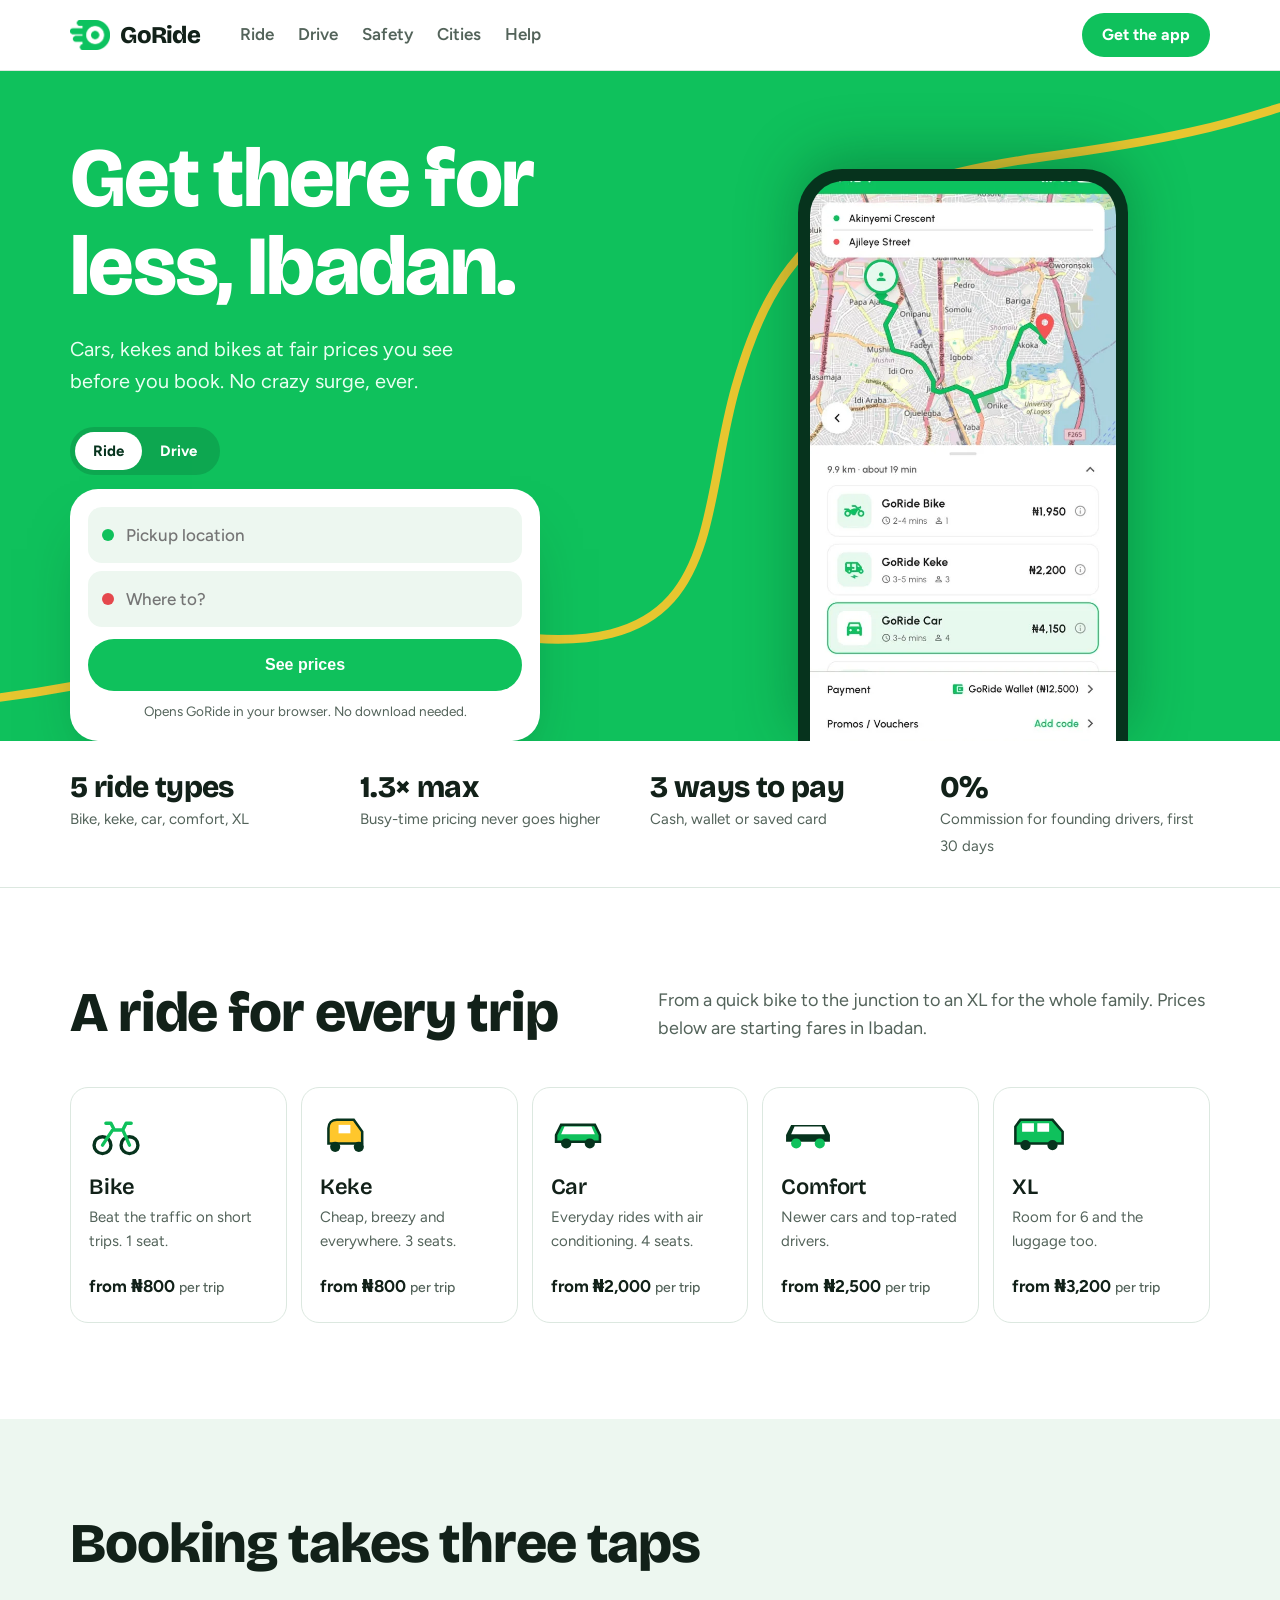
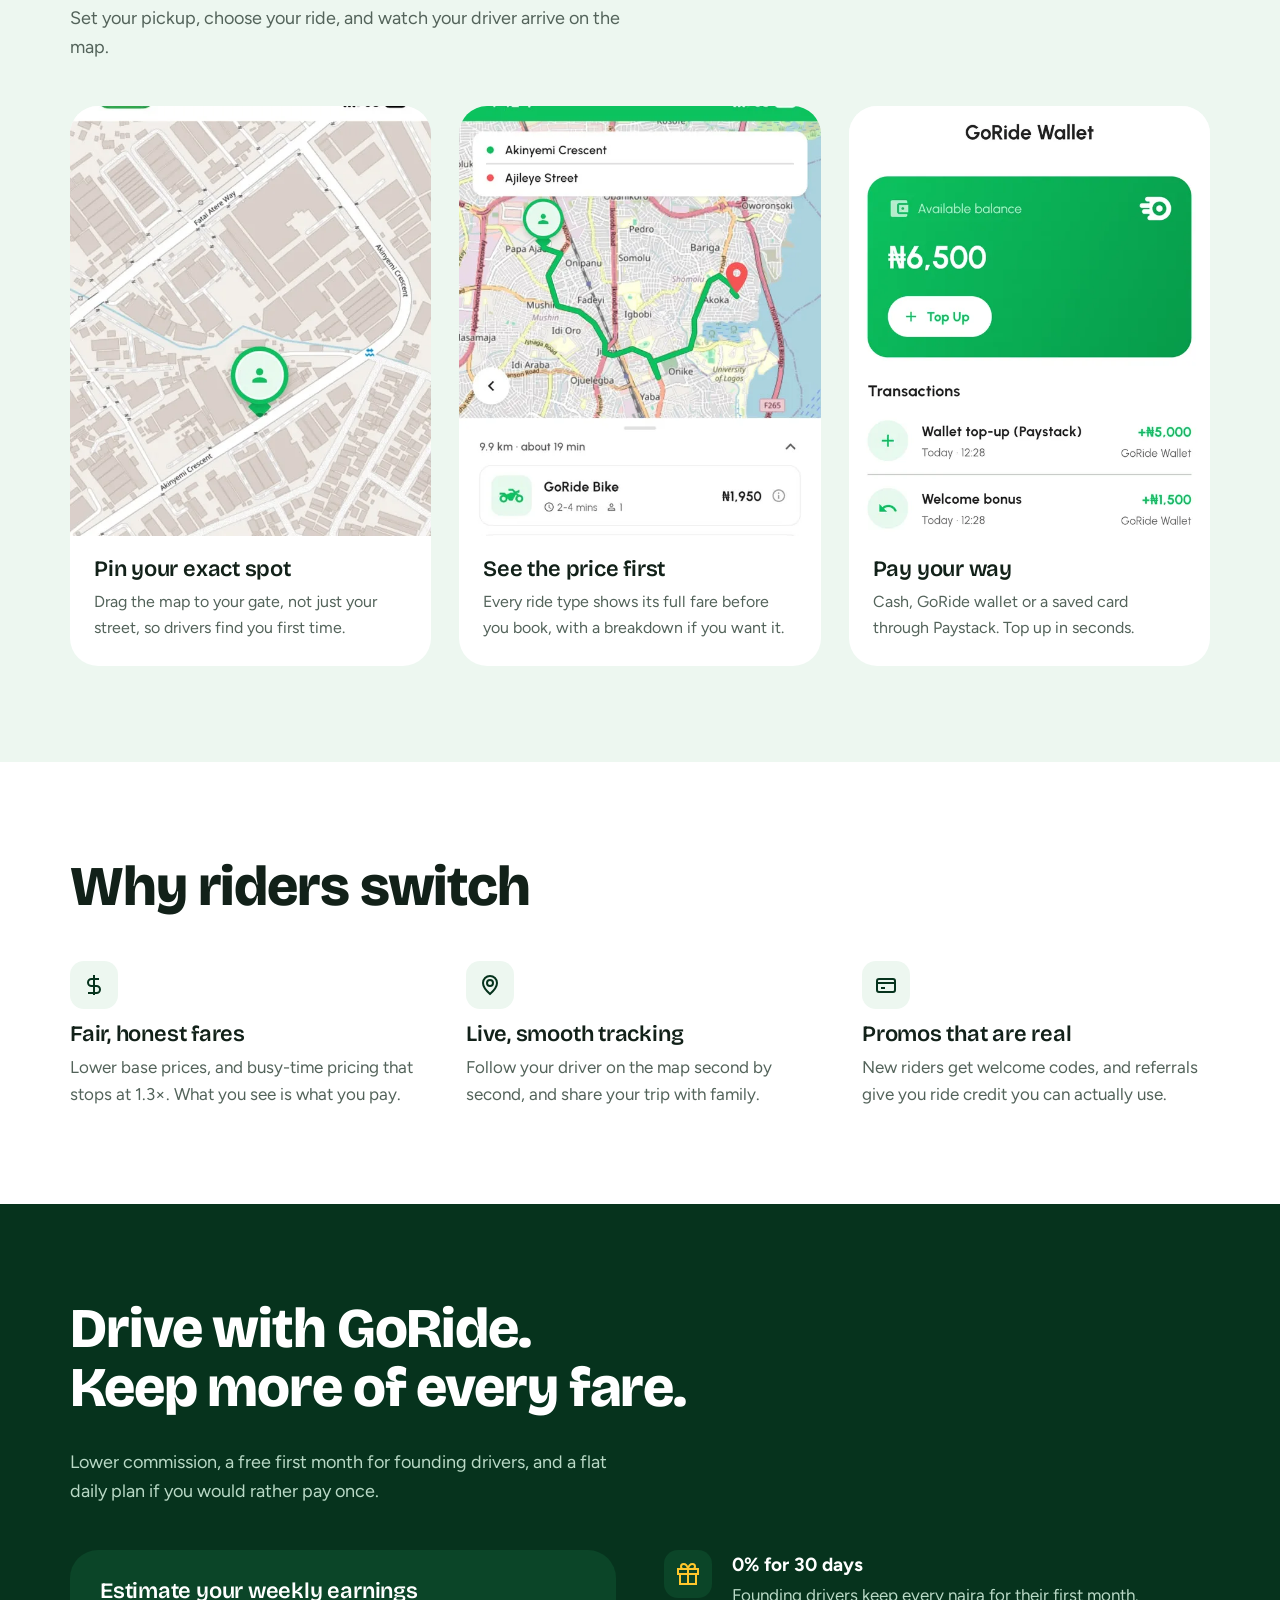
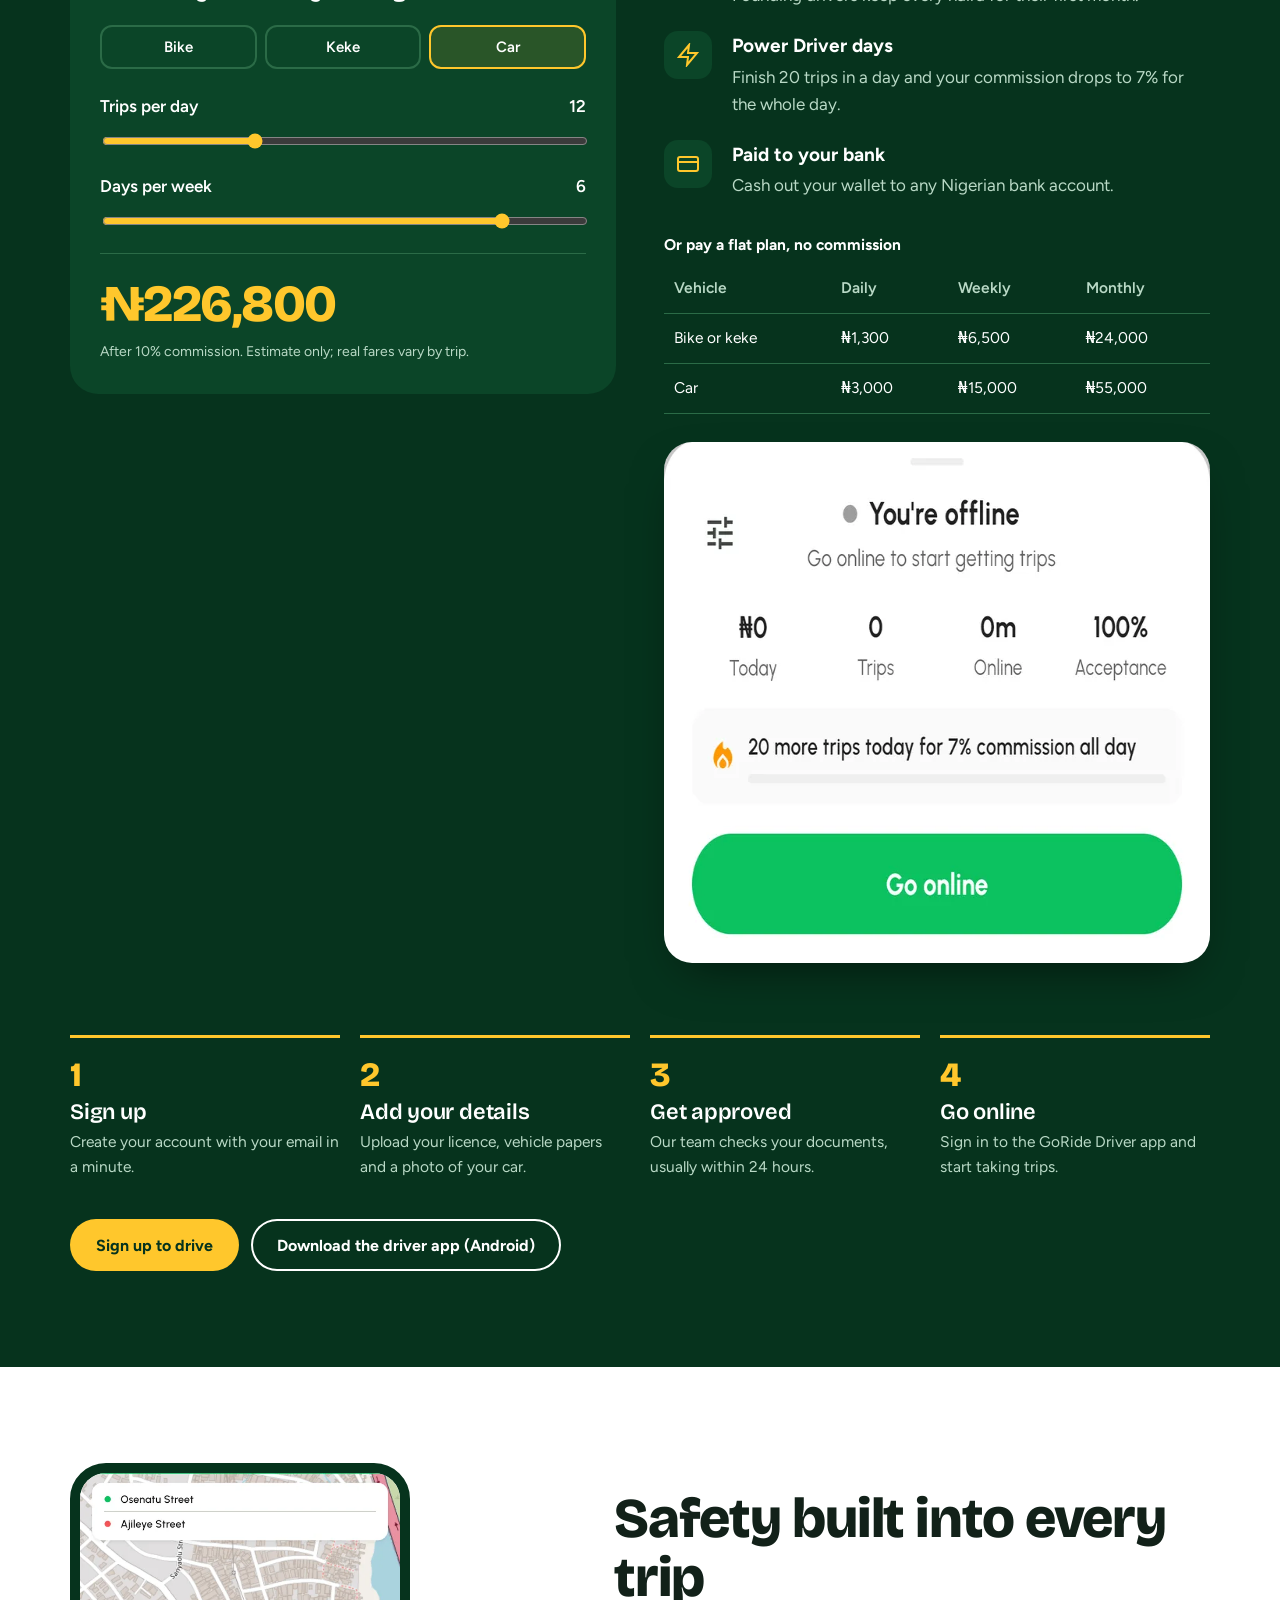
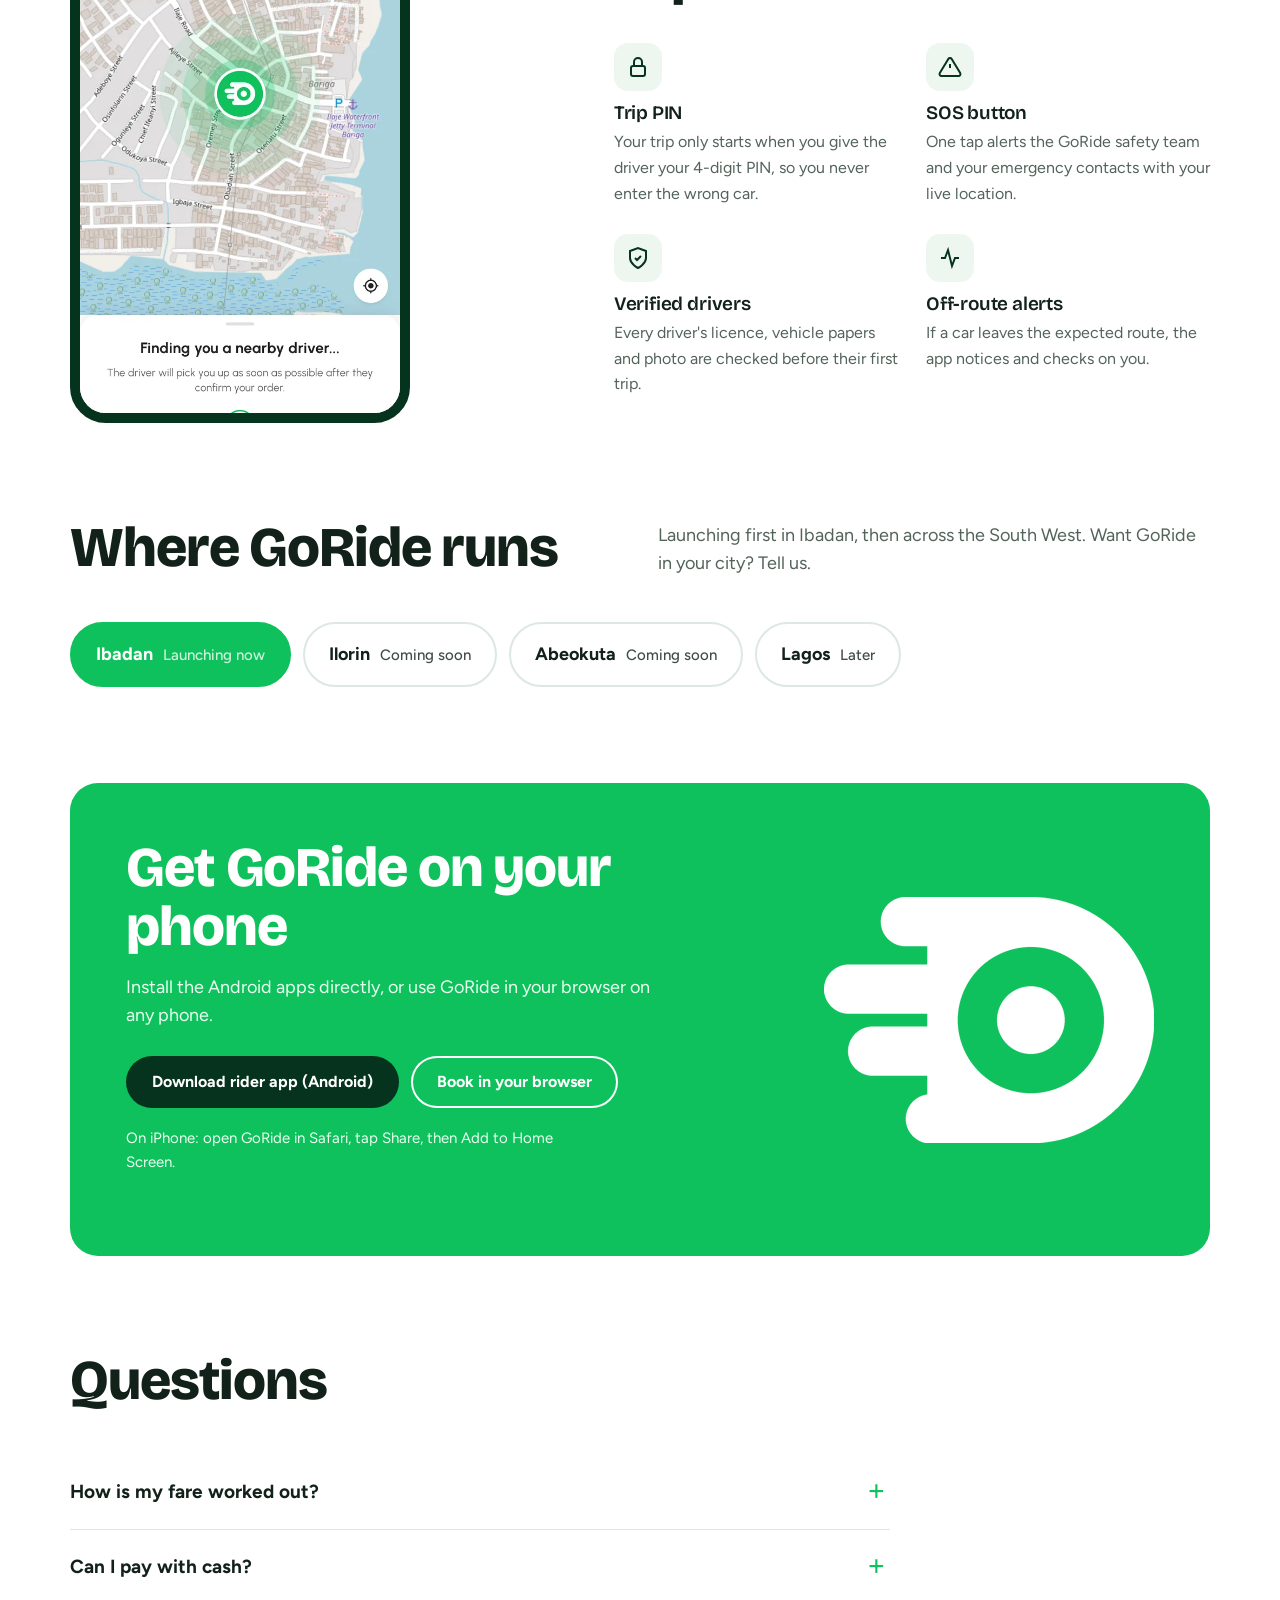
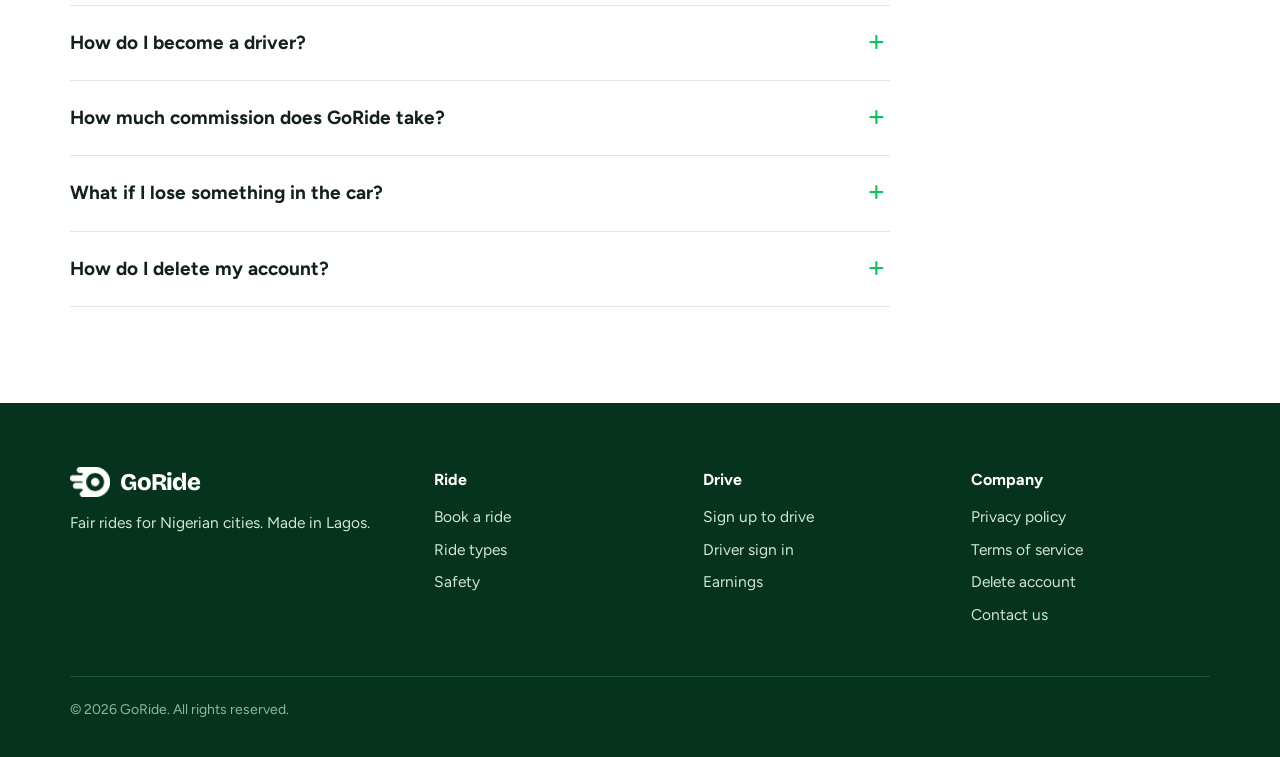
<file: website/index.html>
<!doctype html>
<html lang="en">
<head>
<meta charset="utf-8">
<meta name="viewport" content="width=device-width,initial-scale=1">
<title>GoRide: Rides in Ibadan</title>
<meta name="description" content="Book cars, kekes and bikes in Ibadan, Ilorin and Abeokuta. Fair prices, live tracking, trip PIN and SOS. Drive with GoRide and keep more of what you earn.">
<meta property="og:title" content="GoRide: Rides in Ibadan">
<meta property="og:description" content="Cars, kekes and bikes at fair prices. Drive with GoRide and keep more of what you earn.">
<meta property="og:image" content="img/ride-options.webp">
<meta name="theme-color" content="#0FC15C">
<link rel="icon" href="img/icon-192.png">
<link rel="preconnect" href="https://fonts.googleapis.com">
<link rel="preconnect" href="https://fonts.gstatic.com" crossorigin>
<link href="https://fonts.googleapis.com/css2?family=Bricolage+Grotesque:opsz,wght@12..96,600;12..96,800&family=Figtree:wght@400;500;600;700&display=swap" rel="stylesheet">
<style>
:root{
  --green:#0FC15C;      /* GoRide brand */
  --canopy:#06331D;     /* deep green for dark sections */
  --keke:#FFC72C;       /* keke yellow, used only for the route and driver highlights */
  --mist:#EDF7F0;       /* soft green surface */
  --paper:#FFFFFF;
  --ink:#122119;
  --muted:#53635A;
  --line:#DCE8E0;
  --r-lg:28px; --r-md:18px;
}
*{box-sizing:border-box}
html{scroll-behavior:smooth}
body{margin:0;background:var(--paper);color:var(--ink);font:400 17px/1.6 Figtree,system-ui,sans-serif;-webkit-font-smoothing:antialiased}
img{max-width:100%;display:block}
a{color:inherit}
h1,h2,h3{font-family:"Bricolage Grotesque",Figtree,sans-serif;line-height:1.05;margin:0;letter-spacing:-.02em}
h1{font-size:clamp(44px,7vw,84px);font-weight:800}
h2{font-size:clamp(34px,4.6vw,56px);font-weight:800}
h3{font-size:22px;font-weight:600;letter-spacing:-.01em}
p{margin:0}
.wrap{max-width:1180px;margin:0 auto;padding:0 20px}
.btn{display:inline-flex;align-items:center;justify-content:center;gap:8px;min-height:52px;padding:0 26px;border-radius:999px;font-weight:700;font-size:16px;text-decoration:none;border:0;cursor:pointer;transition:transform .15s ease,background .15s}
.btn:active{transform:scale(.97)}
.btn-green{background:var(--green);color:#fff}.btn-green:hover{background:#0aa94f}
.btn-dark{background:var(--canopy);color:#fff}
.btn-yellow{background:var(--keke);color:var(--canopy)}
.btn-ghost{background:transparent;color:inherit;box-shadow:inset 0 0 0 2px currentColor}
:focus-visible{outline:3px solid var(--keke);outline-offset:3px}

/* nav */
.nav{position:sticky;top:0;z-index:20;background:rgba(255,255,255,.92);backdrop-filter:saturate(1.4) blur(10px);border-bottom:1px solid var(--line)}
.nav .wrap{display:flex;align-items:center;gap:28px;height:70px}
.logo{display:flex;align-items:center;gap:10px;text-decoration:none;font:800 24px "Bricolage Grotesque",sans-serif;letter-spacing:-.03em}
.logo img{height:30px;width:auto}
.nav-links{display:flex;gap:24px;margin-left:12px}
.nav-links a{text-decoration:none;font-weight:600;color:var(--muted)}
.nav-links a:hover{color:var(--ink)}
.nav .btn{margin-left:auto;min-height:44px;padding:0 20px}
.menu{display:none;margin-left:auto;background:none;border:0;font:inherit;font-weight:700;cursor:pointer;padding:10px}
@media(max-width:860px){.nav-links{display:none}.nav .btn{display:none}.menu{display:block}
  .nav.open .nav-links{display:flex;position:absolute;top:70px;left:0;right:0;flex-direction:column;background:#fff;padding:12px 20px 20px;border-bottom:1px solid var(--line)}
  .nav.open .nav-links a{padding:10px 0;font-size:18px;color:var(--ink)}}

/* hero */
.hero{background:var(--green);color:#fff;overflow:hidden;position:relative}
.hero .wrap{display:grid;grid-template-columns:1.1fr .9fr;gap:40px;align-items:center;padding-top:64px;padding-bottom:0;min-height:640px}
.hero h1{max-width:12ch}
.hero .lead{font-size:20px;max-width:34ch;margin:22px 0 30px;color:#eafff2}
.tabs{display:inline-flex;background:rgba(6,51,29,.18);border-radius:999px;padding:5px;margin-bottom:14px}
.tabs button{border:0;background:none;color:#fff;font:700 15px Figtree;padding:10px 18px;border-radius:999px;cursor:pointer}
.tabs button[aria-selected="true"]{background:#fff;color:var(--canopy)}
.book{background:#fff;color:var(--ink);border-radius:var(--r-lg);padding:18px;max-width:470px;box-shadow:0 30px 60px -30px rgba(6,51,29,.55)}
.field{display:flex;align-items:center;gap:12px;padding:6px 6px 6px 14px;border-radius:14px;background:var(--mist)}
.field+.field{margin-top:8px}
.dot{width:12px;height:12px;border-radius:50%;flex:none}
.field input{flex:1;border:0;background:none;font:500 17px Figtree;padding:12px 0;color:var(--ink);min-width:0}
.field input:focus{outline:none}
.book .btn{width:100%;margin-top:12px}
.book small{display:block;margin-top:10px;color:var(--muted);font-size:13.5px;text-align:center}
.panel-drive{display:none}
.panel-drive p{font-size:16px;margin-bottom:6px}
.panel-drive ul{margin:10px 0 0;padding-left:20px;color:var(--muted);font-size:15.5px}
.hero .wrap>*{position:relative;z-index:1}
.hero-phone{position:relative;align-self:end;justify-self:center;width:min(330px,80vw)}
.route{position:absolute;left:0;top:0;width:100%;height:100%;pointer-events:none;z-index:0}
.route path{fill:none;stroke:var(--keke);stroke-width:9;opacity:.9;stroke-linecap:round;stroke-dasharray:1900;stroke-dashoffset:1900;animation:draw 2.2s .3s cubic-bezier(.6,.1,.2,1) forwards}
@keyframes draw{to{stroke-dashoffset:0}}
@media(prefers-reduced-motion:reduce){.route path{animation:none;stroke-dashoffset:0}}
.phone{position:relative;border-radius:44px 44px 0 0;background:var(--canopy);padding:12px 12px 0;box-shadow:0 -10px 60px rgba(6,51,29,.35)}
.phone img{border-radius:34px 34px 0 0;width:100%;height:560px;object-fit:cover;object-position:top}
.pin{position:absolute;width:26px;height:26px;border-radius:50%;border:6px solid var(--keke);background:var(--canopy)}
@media(max-width:860px){.hero .wrap{grid-template-columns:1fr;padding-top:40px;gap:48px}.phone img{height:440px}}

/* stats strip */
.facts{border-bottom:1px solid var(--line)}
.facts .wrap{display:grid;grid-template-columns:repeat(4,1fr);gap:20px;padding-top:28px;padding-bottom:28px}
.facts b{display:block;font:800 30px "Bricolage Grotesque";letter-spacing:-.02em}
.facts span{color:var(--muted);font-size:15px}
@media(max-width:760px){.facts .wrap{grid-template-columns:repeat(2,1fr)}}

section{padding:96px 0}
.sec-head{display:flex;justify-content:space-between;align-items:end;gap:30px;margin-bottom:44px;flex-wrap:wrap}
.sec-head p{max-width:46ch;color:var(--muted);font-size:18px}

/* ride types */
.rides{display:grid;grid-template-columns:repeat(5,1fr);gap:14px}
.ride{border:1px solid var(--line);border-radius:var(--r-md);padding:20px 18px 22px;display:flex;flex-direction:column;gap:6px}
.ride svg{width:54px;height:54px;margin-bottom:8px}
.ride .price{margin-top:auto;padding-top:14px;font-weight:700}
.ride .price span{font-weight:500;color:var(--muted);font-size:14px}
.ride p{color:var(--muted);font-size:15px}
@media(max-width:1000px){.rides{grid-template-columns:repeat(2,1fr)}.ride:first-child{grid-column:1/-1}}

/* app showcase */
.show{background:var(--mist)}
.show-grid{display:grid;grid-template-columns:repeat(3,1fr);gap:28px}
.shot{background:#fff;border-radius:var(--r-lg);overflow:hidden;display:flex;flex-direction:column}
.shot img{height:430px;object-fit:cover;object-position:top}
.shot div{padding:22px 24px 26px}
.shot p{color:var(--muted);margin-top:8px;font-size:16px}
@media(max-width:900px){.show-grid{grid-template-columns:1fr}.shot img{height:380px}}

/* why */
.why{display:grid;grid-template-columns:repeat(3,1fr);gap:40px 48px}
.why h3{margin:14px 0 8px}
.why p{color:var(--muted)}
.ico{width:48px;height:48px;border-radius:14px;background:var(--mist);display:grid;place-items:center;color:var(--canopy)}
@media(max-width:860px){.why{grid-template-columns:1fr}}

/* drive */
.drive{background:var(--canopy);color:#fff}
.drive .sec-head p{color:#b9d9c6}
.drive-grid{display:grid;grid-template-columns:1fr 1fr;gap:48px;align-items:start}
.calc{background:#0b4528;border-radius:var(--r-lg);padding:30px}
.calc label{display:flex;justify-content:space-between;font-weight:600;margin-bottom:10px}
.calc input[type=range]{width:100%;accent-color:var(--keke);margin-bottom:24px}
.seg{display:flex;gap:8px;margin-bottom:24px;flex-wrap:wrap}
.seg button{flex:1;min-width:90px;border:2px solid #2b6b47;background:none;color:#fff;font:600 15px Figtree;padding:11px;border-radius:12px;cursor:pointer}
.seg button[aria-pressed="true"]{border-color:var(--keke);background:rgba(255,199,44,.12)}
.result{border-top:1px solid #2b6b47;padding-top:22px}
.result b{display:block;font:800 52px "Bricolage Grotesque";color:var(--keke);letter-spacing:-.03em;line-height:1.1}
.result small{color:#b9d9c6;font-size:14px;display:block;margin-top:8px}
.perks{list-style:none;margin:0;padding:0;display:grid;gap:22px}
.perks li{display:grid;grid-template-columns:52px 1fr;gap:16px}
.perks b{font-size:19px;display:block;margin-bottom:2px}
.perks span{color:#b9d9c6}
.perks .ico{background:#0b4528;color:var(--keke)}
.plans{width:100%;border-collapse:collapse;margin-top:34px;font-size:15.5px}
.plans th,.plans td{text-align:left;padding:12px 10px;border-bottom:1px solid #2b6b47}
.plans th{color:#b9d9c6;font-weight:600}
.steps{display:grid;grid-template-columns:repeat(4,1fr);gap:20px;margin-top:72px;counter-reset:s}
.steps li{list-style:none;counter-increment:s;border-top:3px solid var(--keke);padding-top:16px}
.steps li::before{content:counter(s);font:800 34px "Bricolage Grotesque";color:var(--keke);display:block;margin-bottom:6px}
.steps p{color:#b9d9c6;font-size:15.5px;margin-top:6px}
.drive-cta{display:flex;gap:12px;flex-wrap:wrap;margin-top:40px}
.drive-panel{border-radius:var(--r-lg);overflow:hidden;margin-top:28px;box-shadow:0 20px 50px -20px rgba(0,0,0,.6)}
@media(max-width:900px){.drive-grid{grid-template-columns:1fr}.steps{grid-template-columns:1fr 1fr}}

/* safety */
.safe{display:grid;grid-template-columns:.9fr 1.1fr;gap:56px;align-items:center}
.safe-list{display:grid;grid-template-columns:1fr 1fr;gap:28px}
.safe-list h3{font-size:19px;margin:12px 0 6px}
.safe-list p{color:var(--muted);font-size:16px}
.safe-phone{border-radius:36px;overflow:hidden;border:10px solid var(--canopy);max-width:340px}
.safe-phone img{height:540px;object-fit:cover;object-position:top}
@media(max-width:900px){.safe{grid-template-columns:1fr}.safe-list{grid-template-columns:1fr}}

/* cities */
.cities{display:flex;flex-wrap:wrap;gap:12px}
.city{padding:16px 24px;border-radius:999px;border:2px solid var(--line);font-weight:700;font-size:18px}
.city.live{background:var(--green);border-color:var(--green);color:#fff}
.city small{font-weight:500;opacity:.8;margin-left:6px}

/* download */
.get{background:var(--green);color:#fff;border-radius:var(--r-lg);padding:56px;display:grid;grid-template-columns:1.2fr .8fr;gap:30px;align-items:center}
.get p{color:#eafff2;margin:16px 0 26px;font-size:18px;max-width:44ch}
.get .row{display:flex;gap:12px;flex-wrap:wrap}
.get .ios{margin-top:18px;font-size:15px;color:#eafff2}
.get img{max-height:260px;margin-left:auto}
@media(max-width:860px){.get{grid-template-columns:1fr;padding:34px 24px}.get img{display:none}}

/* faq */
.faq{max-width:820px}
.faq details{border-bottom:1px solid var(--line);padding:6px 0}
.faq summary{cursor:pointer;list-style:none;font-weight:700;font-size:19px;padding:16px 36px 16px 0;position:relative}
.faq summary::-webkit-details-marker{display:none}
.faq summary::after{content:"+";position:absolute;right:4px;top:10px;font:400 30px Figtree;color:var(--green);transition:transform .2s}
.faq details[open] summary::after{transform:rotate(45deg)}
.faq details p{color:var(--muted);padding:0 0 18px}

footer{background:var(--canopy);color:#cfe6d8;padding:64px 0 36px;font-size:15.5px}
.foot{display:grid;grid-template-columns:1.4fr 1fr 1fr 1fr;gap:30px}
footer h4{color:#fff;margin:0 0 12px;font-size:16px}
footer ul{list-style:none;margin:0;padding:0;display:grid;gap:8px}
footer a{text-decoration:none}footer a:hover{color:#fff;text-decoration:underline}
.copy{margin-top:48px;padding-top:22px;border-top:1px solid #1d5638;font-size:14px;color:#8fb7a0}
@media(max-width:760px){.foot{grid-template-columns:1fr 1fr}.foot>div:first-child{grid-column:1/-1}}
</style>
</head>
<body>

<nav class="nav" id="nav">
  <div class="wrap">
    <a class="logo" href="./" aria-label="GoRide home"><img src="img/logo_green.png" alt="">GoRide</a>
    <div class="nav-links">
      <a href="#ride">Ride</a>
      <a href="#drive">Drive</a>
      <a href="#safety">Safety</a>
      <a href="#cities">Cities</a>
      <a href="#faq">Help</a>
    </div>
    <a class="btn btn-green" href="#download">Get the app</a>
    <button class="menu" aria-expanded="false" aria-controls="nav" onclick="const n=document.getElementById('nav');const o=n.classList.toggle('open');this.setAttribute('aria-expanded',o)">Menu</button>
  </div>
</nav>

<header class="hero">
  <svg class="route" viewBox="0 0 1400 700" preserveAspectRatio="xMidYMid slice" aria-hidden="true">
    <path d="M-20 660 C 220 640, 330 560, 560 590 S 760 470, 800 330 S 900 120, 1120 90 S 1340 40, 1440 20"/>
  </svg>
  <div class="wrap">
    <div>
      <h1>Get there for less, Ibadan.</h1>
      <p class="lead">Cars, kekes and bikes at fair prices you see before you book. No crazy surge, ever.</p>

      <div class="tabs" role="tablist" aria-label="Choose">
        <button role="tab" aria-selected="true" id="t-ride" onclick="tab('ride')">Ride</button>
        <button role="tab" aria-selected="false" id="t-drive" onclick="tab('drive')">Drive</button>
      </div>

      <form class="book panel-ride" id="p-ride" action="ride/" onsubmit="go(event)">
        <label class="field"><span class="dot" style="background:var(--green)"></span><input id="from" placeholder="Pickup location" aria-label="Pickup location" autocomplete="off"></label>
        <label class="field"><span class="dot" style="background:#E5484D"></span><input id="to" placeholder="Where to?" aria-label="Destination" autocomplete="off"></label>
        <button class="btn btn-green" type="submit">See prices</button>
        <small>Opens GoRide in your browser. No download needed.</small>
      </form>

      <div class="book panel-drive" id="p-drive">
        <p><b>Drive with GoRide and keep more.</b></p>
        <p style="color:var(--muted)">0% commission for your first 30 days as a founding driver.</p>
        <ul><li>Car, keke or bike</li><li>Pick commission or a flat daily plan</li><li>Paid to your bank account</li></ul>
        <a class="btn btn-dark" href="driver/">Sign up to drive</a>
      </div>
    </div>

    <div class="hero-phone">

      <div class="phone"><img src="img/ride-options.webp" alt="GoRide app showing a route on the map with prices for Bike, Keke and Car" width="592" height="1240" fetchpriority="high"></div>
    </div>
  </div>
</header>

<div class="facts">
  <div class="wrap">
    <div><b>5 ride types</b><span>Bike, keke, car, comfort, XL</span></div>
    <div><b>1.3× max</b><span>Busy-time pricing never goes higher</span></div>
    <div><b>3 ways to pay</b><span>Cash, wallet or saved card</span></div>
    <div><b>0%</b><span>Commission for founding drivers, first 30 days</span></div>
  </div>
</div>

<section id="ride">
  <div class="wrap">
    <div class="sec-head">
      <h2>A ride for every trip</h2>
      <p>From a quick bike to the junction to an XL for the whole family. Prices below are starting fares in Ibadan.</p>
    </div>
    <div class="rides">
      <article class="ride">
        <svg viewBox="0 0 64 64" aria-hidden="true"><circle cx="16" cy="44" r="10" fill="none" stroke="#06331D" stroke-width="4"/><circle cx="48" cy="44" r="10" fill="none" stroke="#06331D" stroke-width="4"/><path d="M16 44l12-18h12l8 18M30 26l-4-8h-6M40 26l4-8h6" fill="none" stroke="#0FC15C" stroke-width="4" stroke-linecap="round" stroke-linejoin="round"/></svg>
        <h3>Bike</h3><p>Beat the traffic on short trips. 1 seat.</p>
        <div class="price">from ₦800 <span>per trip</span></div>
      </article>
      <article class="ride">
        <svg viewBox="0 0 64 64" aria-hidden="true"><path d="M10 42V24c0-6 4-10 10-10h20l10 14v14z" fill="#FFC72C" stroke="#06331D" stroke-width="3"/><circle cx="18" cy="46" r="6" fill="#06331D"/><circle cx="46" cy="46" r="6" fill="#06331D"/><path d="M22 20h14v10H22z" fill="#fff"/></svg>
        <h3>Keke</h3><p>Cheap, breezy and everywhere. 3 seats.</p>
        <div class="price">from ₦800 <span>per trip</span></div>
      </article>
      <article class="ride">
        <svg viewBox="0 0 64 64" aria-hidden="true"><path d="M6 40v-8l6-12h40l6 12v8z" fill="#0FC15C" stroke="#06331D" stroke-width="3"/><path d="M16 22h32l4 9H12z" fill="#fff"/><circle cx="18" cy="42" r="6" fill="#06331D"/><circle cx="46" cy="42" r="6" fill="#06331D"/></svg>
        <h3>Car</h3><p>Everyday rides with air conditioning. 4 seats.</p>
        <div class="price">from ₦2,000 <span>per trip</span></div>
      </article>
      <article class="ride">
        <svg viewBox="0 0 64 64" aria-hidden="true"><path d="M6 40v-8l6-12h40l6 12v8z" fill="#06331D"/><path d="M16 22h32l4 9H12z" fill="#fff"/><circle cx="18" cy="42" r="6" fill="#0FC15C"/><circle cx="46" cy="42" r="6" fill="#0FC15C"/></svg>
        <h3>Comfort</h3><p>Newer cars and top-rated drivers.</p>
        <div class="price">from ₦2,500 <span>per trip</span></div>
      </article>
      <article class="ride">
        <svg viewBox="0 0 64 64" aria-hidden="true"><path d="M4 42V22l6-8h38l12 14v14z" fill="#0FC15C" stroke="#06331D" stroke-width="3"/><path d="M12 18h14v10H12zM30 18h14v10H30z" fill="#fff"/><circle cx="16" cy="44" r="6" fill="#06331D"/><circle cx="48" cy="44" r="6" fill="#06331D"/></svg>
        <h3>XL</h3><p>Room for 6 and the luggage too.</p>
        <div class="price">from ₦3,200 <span>per trip</span></div>
      </article>
    </div>
  </div>
</section>

<section class="show">
  <div class="wrap">
    <div class="sec-head">
      <h2>Booking takes three taps</h2>
      <p>Set your pickup, choose your ride, and watch your driver arrive on the map.</p>
    </div>
    <div class="show-grid">
      <figure class="shot" style="margin:0"><img src="img/set-pickup.webp" alt="Setting the pickup point on the GoRide map" loading="lazy" width="592" height="1240"><div><h3>Pin your exact spot</h3><p>Drag the map to your gate, not just your street, so drivers find you first time.</p></div></figure>
      <figure class="shot" style="margin:0"><img src="img/ride-options.webp" alt="GoRide ride options with prices" loading="lazy" width="592" height="1240"><div><h3>See the price first</h3><p>Every ride type shows its full fare before you book, with a breakdown if you want it.</p></div></figure>
      <figure class="shot" style="margin:0"><img src="img/wallet.webp" alt="GoRide wallet with balance and top-ups" loading="lazy" width="600" height="1022"><div><h3>Pay your way</h3><p>Cash, GoRide wallet or a saved card through Paystack. Top up in seconds.</p></div></figure>
    </div>
  </div>
</section>

<section>
  <div class="wrap">
    <div class="sec-head"><h2>Why riders switch</h2></div>
    <div class="why">
      <div><div class="ico"><svg width="24" height="24" viewBox="0 0 24 24" fill="none" stroke="currentColor" stroke-width="2"><path d="M12 2v20M17 6H9.5a3.5 3.5 0 0 0 0 7h5a3.5 3.5 0 0 1 0 7H6"/></svg></div><h3>Fair, honest fares</h3><p>Lower base prices, and busy-time pricing that stops at 1.3×. What you see is what you pay.</p></div>
      <div><div class="ico"><svg width="24" height="24" viewBox="0 0 24 24" fill="none" stroke="currentColor" stroke-width="2"><circle cx="12" cy="10" r="3"/><path d="M12 21s-7-6.2-7-11a7 7 0 0 1 14 0c0 4.8-7 11-7 11z"/></svg></div><h3>Live, smooth tracking</h3><p>Follow your driver on the map second by second, and share your trip with family.</p></div>
      <div><div class="ico"><svg width="24" height="24" viewBox="0 0 24 24" fill="none" stroke="currentColor" stroke-width="2"><rect x="3" y="6" width="18" height="13" rx="2"/><path d="M3 10h18M7 15h4"/></svg></div><h3>Promos that are real</h3><p>New riders get welcome codes, and referrals give you ride credit you can actually use.</p></div>
    </div>
  </div>
</section>

<section class="drive" id="drive">
  <div class="wrap">
    <div class="sec-head">
      <h2>Drive with GoRide.<br>Keep more of every fare.</h2>
      <p>Lower commission, a free first month for founding drivers, and a flat daily plan if you would rather pay once.</p>
    </div>
    <div class="drive-grid">
      <div class="calc" aria-labelledby="calc-t">
        <h3 id="calc-t" style="margin-bottom:22px">Estimate your weekly earnings</h3>
        <div class="seg" role="group" aria-label="Vehicle">
          <button type="button" aria-pressed="false" data-fare="1500">Bike</button>
          <button type="button" aria-pressed="false" data-fare="1700">Keke</button>
          <button type="button" aria-pressed="true" data-fare="3500">Car</button>
        </div>
        <label for="trips">Trips per day <output id="tripsOut">12</output></label>
        <input type="range" id="trips" min="4" max="30" value="12">
        <label for="days">Days per week <output id="daysOut">6</output></label>
        <input type="range" id="days" min="1" max="7" value="6">
        <div class="result" aria-live="polite">
          <b id="earn">₦0</b>
          <small id="earnNote">After 10% commission</small>
        </div>
      </div>
      <div>
        <ul class="perks">
          <li><div class="ico"><svg width="24" height="24" viewBox="0 0 24 24" fill="none" stroke="currentColor" stroke-width="2"><path d="M20 12v10H4V12M2 7h20v5H2zM12 22V7M12 7H7.5a2.5 2.5 0 0 1 0-5C11 2 12 7 12 7zM12 7h4.5a2.5 2.5 0 0 0 0-5C13 2 12 7 12 7z"/></svg></div><div><b>0% for 30 days</b><span>Founding drivers keep every naira for their first month.</span></div></li>
          <li><div class="ico"><svg width="24" height="24" viewBox="0 0 24 24" fill="none" stroke="currentColor" stroke-width="2"><path d="M13 2L3 14h9l-1 8 10-12h-9z"/></svg></div><div><b>Power Driver days</b><span>Finish 20 trips in a day and your commission drops to 7% for the whole day.</span></div></li>
          <li><div class="ico"><svg width="24" height="24" viewBox="0 0 24 24" fill="none" stroke="currentColor" stroke-width="2"><rect x="2" y="5" width="20" height="14" rx="2"/><path d="M2 10h20"/></svg></div><div><b>Paid to your bank</b><span>Cash out your wallet to any Nigerian bank account.</span></div></li>
        </ul>
        <table class="plans">
          <caption style="text-align:left;font-weight:700;color:#fff;padding-bottom:6px">Or pay a flat plan, no commission</caption>
          <thead><tr><th scope="col">Vehicle</th><th scope="col">Daily</th><th scope="col">Weekly</th><th scope="col">Monthly</th></tr></thead>
          <tbody>
            <tr><td>Bike or keke</td><td>₦1,300</td><td>₦6,500</td><td>₦24,000</td></tr>
            <tr><td>Car</td><td>₦3,000</td><td>₦15,000</td><td>₦55,000</td></tr>
          </tbody>
        </table>
        <div class="drive-panel"><img src="img/driver-panel.webp" alt="GoRide Driver app showing today's earnings and the Power Driver target" loading="lazy" width="700" height="521"></div>
      </div>
    </div>

    <ol class="steps" style="padding:0">
      <li><h3>Sign up</h3><p>Create your account with your email in a minute.</p></li>
      <li><h3>Add your details</h3><p>Upload your licence, vehicle papers and a photo of your car.</p></li>
      <li><h3>Get approved</h3><p>Our team checks your documents, usually within 24 hours.</p></li>
      <li><h3>Go online</h3><p>Sign in to the GoRide Driver app and start taking trips.</p></li>
    </ol>
    <div class="drive-cta">
      <a class="btn btn-yellow" href="driver/">Sign up to drive</a>
      <a class="btn btn-ghost" href="https://github.com/TheTechGuyDev/GoRide/releases/download/android/GoRide-Driver.apk">Download the driver app (Android)</a>
    </div>
  </div>
</section>

<section id="safety">
  <div class="wrap safe">
    <div class="safe-phone"><img src="img/finding-driver.webp" alt="GoRide finding a nearby driver for your trip" loading="lazy" width="592" height="1217"></div>
    <div>
      <h2 style="margin-bottom:36px">Safety built into every trip</h2>
      <div class="safe-list">
        <div><div class="ico"><svg width="24" height="24" viewBox="0 0 24 24" fill="none" stroke="currentColor" stroke-width="2"><rect x="5" y="11" width="14" height="10" rx="2"/><path d="M8 11V7a4 4 0 0 1 8 0v4"/></svg></div><h3>Trip PIN</h3><p>Your trip only starts when you give the driver your 4-digit PIN, so you never enter the wrong car.</p></div>
        <div><div class="ico"><svg width="24" height="24" viewBox="0 0 24 24" fill="none" stroke="currentColor" stroke-width="2"><path d="M12 9v4M12 17h.01M10.3 3.9L1.8 18a2 2 0 0 0 1.7 3h17a2 2 0 0 0 1.7-3L13.7 3.9a2 2 0 0 0-3.4 0z"/></svg></div><h3>SOS button</h3><p>One tap alerts the GoRide safety team and your emergency contacts with your live location.</p></div>
        <div><div class="ico"><svg width="24" height="24" viewBox="0 0 24 24" fill="none" stroke="currentColor" stroke-width="2"><path d="M12 22s8-4 8-10V5l-8-3-8 3v7c0 6 8 10 8 10z"/><path d="M9 12l2 2 4-4"/></svg></div><h3>Verified drivers</h3><p>Every driver's licence, vehicle papers and photo are checked before their first trip.</p></div>
        <div><div class="ico"><svg width="24" height="24" viewBox="0 0 24 24" fill="none" stroke="currentColor" stroke-width="2"><path d="M3 12h4l3-8 4 16 3-8h4"/></svg></div><h3>Off-route alerts</h3><p>If a car leaves the expected route, the app notices and checks on you.</p></div>
      </div>
    </div>
  </div>
</section>

<section id="cities" style="padding-top:0">
  <div class="wrap">
    <div class="sec-head"><h2>Where GoRide runs</h2><p>Launching first in Ibadan, then across the South West. Want GoRide in your city? Tell us.</p></div>
    <div class="cities">
      <span class="city live">Ibadan <small>Launching now</small></span>
      <span class="city">Ilorin <small>Coming soon</small></span>
      <span class="city">Abeokuta <small>Coming soon</small></span>
      <span class="city">Lagos <small>Later</small></span>
    </div>
  </div>
</section>

<section id="download" style="padding-top:0">
  <div class="wrap">
    <div class="get">
      <div>
        <h2>Get GoRide on your phone</h2>
        <p>Install the Android apps directly, or use GoRide in your browser on any phone.</p>
        <div class="row">
          <a class="btn btn-dark" href="https://github.com/TheTechGuyDev/GoRide/releases/download/android/GoRide-Rider.apk">Download rider app (Android)</a>
          <a class="btn btn-ghost" href="ride/">Book in your browser</a>
        </div>
        <p class="ios">On iPhone: open GoRide in Safari, tap Share, then Add to Home Screen.</p>
      </div>
      <img src="img/logo_white.png" alt="" width="330" height="246">
    </div>
  </div>
</section>

<section id="faq" style="padding-top:0">
  <div class="wrap">
    <div class="sec-head"><h2>Questions</h2></div>
    <div class="faq">
      <details><summary>How is my fare worked out?</summary><p>A base fare, plus distance and time, with an airport fee only at airports and a small fee if the nearest driver is far away. Busy-time pricing is capped at 1.3×. You always see the full fare before you book.</p></details>
      <details><summary>Can I pay with cash?</summary><p>Yes. You can pay cash, use your GoRide wallet, or pay with a card saved through Paystack.</p></details>
      <details><summary>How do I become a driver?</summary><p>Tap "Sign up to drive", create your account and upload your documents. Once our team approves you, sign in to the GoRide Driver app with the same email and go online.</p></details>
      <details><summary>How much commission does GoRide take?</summary><p>10% per trip, 7% on Power Driver days (20+ trips), and 0% for founding drivers in their first 30 days. Or choose a flat daily, weekly or monthly plan with no commission.</p></details>
      <details><summary>What if I lose something in the car?</summary><p>Open the trip in your Activity tab and contact your driver, or reach our support team from Help in the app.</p></details>
      <details><summary>How do I delete my account?</summary><p>In the app go to Account, then Delete my account. You can also <a href="delete-account.html">request deletion here</a>.</p></details>
    </div>
  </div>
</section>

<footer>
  <div class="wrap">
    <div class="foot">
      <div>
        <a class="logo" href="./" style="color:#fff"><img src="img/logo_white.png" alt="">GoRide</a>
        <p style="margin-top:14px;max-width:32ch">Fair rides for Nigerian cities. Made in Lagos.</p>
      </div>
      <div><h4>Ride</h4><ul><li><a href="ride/">Book a ride</a></li><li><a href="#ride">Ride types</a></li><li><a href="#safety">Safety</a></li></ul></div>
      <div><h4>Drive</h4><ul><li><a href="driver/">Sign up to drive</a></li><li><a href="driver/">Driver sign in</a></li><li><a href="#drive">Earnings</a></li></ul></div>
      <div><h4>Company</h4><ul><li><a href="privacy.html">Privacy policy</a></li><li><a href="terms.html">Terms of service</a></li><li><a href="delete-account.html">Delete account</a></li><li><a href="mailto:temidayohassan2023@gmail.com">Contact us</a></li></ul></div>
    </div>
    <p class="copy">© 2026 GoRide. All rights reserved.</p>
  </div>
</footer>

<script>
function tab(t){
  const ride=t==='ride';
  document.getElementById('p-ride').style.display=ride?'block':'none';
  document.getElementById('p-drive').style.display=ride?'none':'block';
  document.getElementById('t-ride').setAttribute('aria-selected',ride);
  document.getElementById('t-drive').setAttribute('aria-selected',!ride);
}
function go(e){
  e.preventDefault();
  location.href='ride/';
}
// Earnings estimate: fare x trips x days, minus commission (7% on 20+ trip days).
(function(){
  const trips=document.getElementById('trips'),days=document.getElementById('days');
  const out=document.getElementById('earn'),note=document.getElementById('earnNote');
  let fare=3500;
  const segs=document.querySelectorAll('.seg button');
  segs.forEach(b=>b.addEventListener('click',()=>{segs.forEach(x=>x.setAttribute('aria-pressed',x===b));fare=+b.dataset.fare;calc();}));
  function calc(){
    const t=+trips.value,d=+days.value,rate=t>=20?0.07:0.10;
    document.getElementById('tripsOut').textContent=t;
    document.getElementById('daysOut').textContent=d;
    const v=Math.round(fare*t*d*(1-rate)/100)*100;
    out.textContent='₦'+v.toLocaleString('en-NG');
    note.textContent=(t>=20?'Power Driver rate: 7% commission':'After 10% commission')+'. Estimate only; real fares vary by trip.';
  }
  trips.addEventListener('input',calc);days.addEventListener('input',calc);calc();
})();
</script>
</body>
</html>
</file>
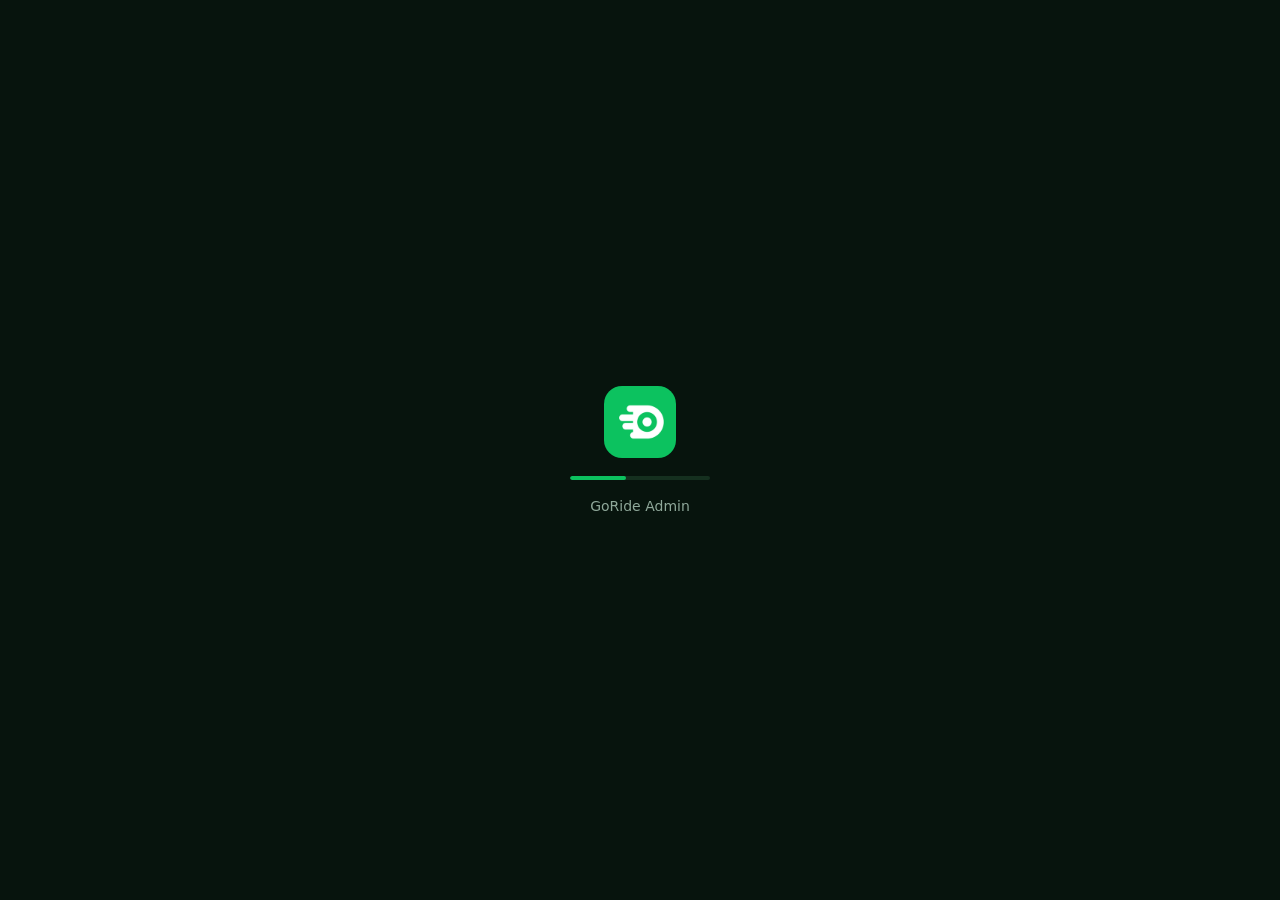
<file: admin_app/web/index.html>
<!DOCTYPE html>
<html>
<head>
  <base href="$FLUTTER_BASE_HREF">
  <meta charset="UTF-8">
  <meta content="IE=Edge" http-equiv="X-UA-Compatible">
  <meta name="description" content="GoRide admin dashboard">
  <meta name="viewport" content="width=device-width, initial-scale=1">
  <meta name="theme-color" content="#07140D">
  <meta name="robots" content="noindex">
  <link rel="icon" type="image/png" href="favicon.png"/>
  <link rel="apple-touch-icon" href="icons/Icon-192.png">
  <title>GoRide Admin</title>
  <link rel="manifest" href="manifest.json">
  <style>
    html, body { margin: 0; padding: 0; background: #07140D; height: 100%; }
    #loading {
      position: fixed; inset: 0; display: flex; flex-direction: column;
      align-items: center; justify-content: center; gap: 18px;
      font-family: system-ui, sans-serif; color: #8FA89A; font-size: 14px;
    }
    #loading img { width: 72px; height: 72px; border-radius: 18px; }
    .bar { width: 140px; height: 4px; border-radius: 2px; background: #15301F; overflow: hidden; }
    .bar::after { content: ""; display: block; width: 40%; height: 100%; background: #0CC25F;
      border-radius: 2px; animation: slide 1.1s ease-in-out infinite; }
    @keyframes slide { 0% { transform: translateX(-100%); } 100% { transform: translateX(260%); } }
  </style>
</head>
<body>
  <div id="loading">
    <img src="icons/Icon-192.png" alt="GoRide">
    <div class="bar"></div>
    <div>GoRide Admin</div>
  </div>
  <script>
    // Keep this app's sign-in separate from the other GoRide apps on this site.
    (function () {
      var B = window.BroadcastChannel;
      if (!B) return;
      function Scoped(name) { return new B(name + '-goride-admin'); }
      Scoped.prototype = B.prototype;
      window.BroadcastChannel = Scoped;
    })();
  </script>
  <script src="flutter_bootstrap.js" async></script>
</body>
</html>
</file>
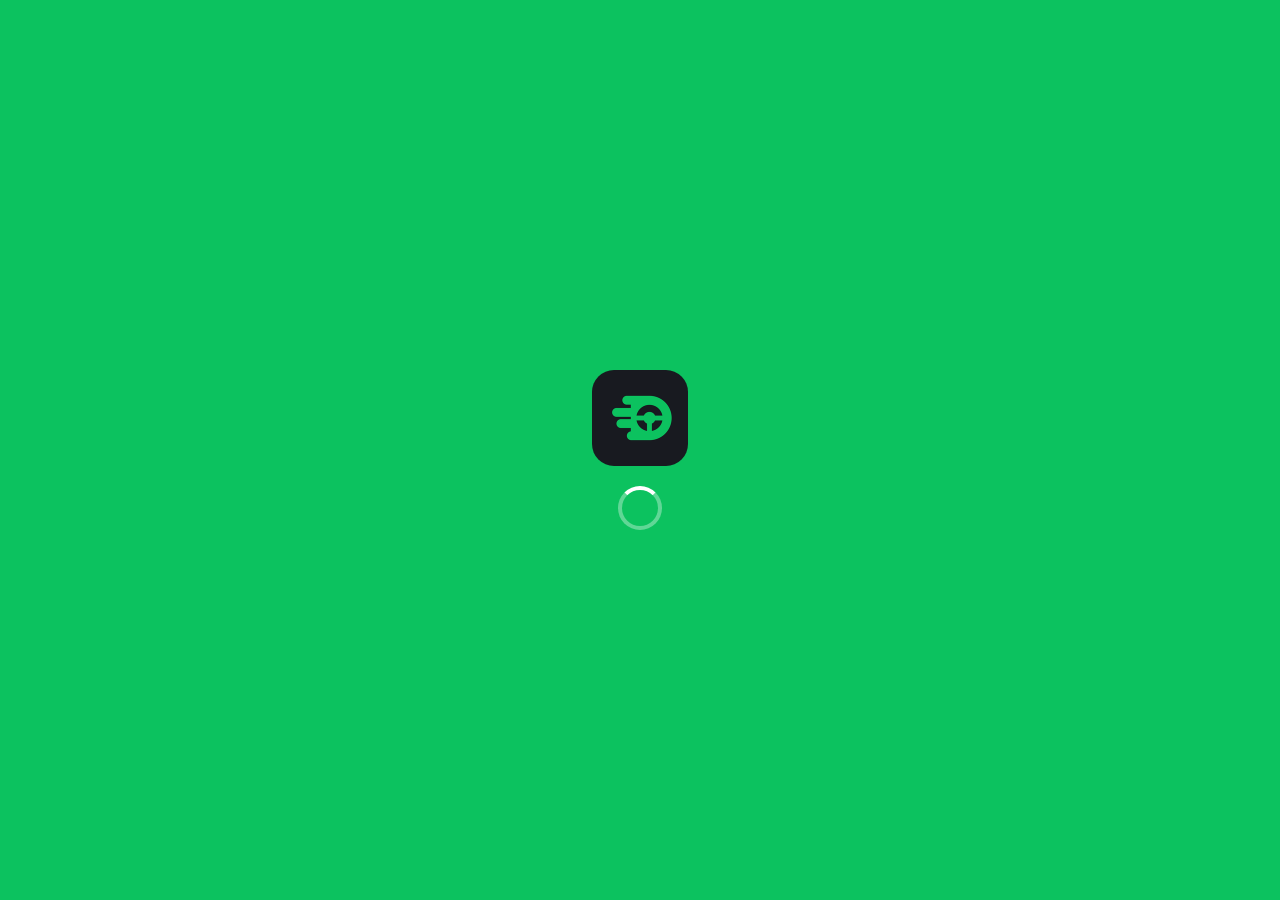
<file: driver_app/web/index.html>
<!DOCTYPE html>
<html>
<head>
  <base href="$FLUTTER_BASE_HREF">

  <meta charset="UTF-8">
  <meta content="IE=Edge" http-equiv="X-UA-Compatible">
  <meta name="description" content="GoRide Driver - drive and earn with GoRide">
  <!-- viewport-fit=cover lets us read the iPhone safe areas (notch, home bar) -->
  <meta name="viewport"
        content="width=device-width, initial-scale=1, maximum-scale=1, user-scalable=no, viewport-fit=cover">
  <meta name="theme-color" content="#0CC25F">

  <!-- iOS: installable as a home-screen app -->
  <meta name="mobile-web-app-capable" content="yes">
  <meta name="apple-mobile-web-app-capable" content="yes">
  <meta name="apple-mobile-web-app-status-bar-style" content="default">
  <meta name="apple-mobile-web-app-title" content="GoRide Driver">
  <link rel="apple-touch-icon" href="icons/apple-touch-icon.png">

  <link rel="icon" type="image/png" href="favicon.png"/>
  <title>GoRide Driver</title>
  <link rel="manifest" href="manifest.json">

  <style>
    html, body {
      margin: 0;
      padding: 0;
      background: #ffffff;
      overflow: hidden;
      overscroll-behavior: none;
    }
    /* The app lives in #app, sized to the *visible* screen (dvh excludes
       Safari's toolbars), so bottom buttons are never hidden behind them. */
    #app {
      position: fixed;
      top: 0;
      left: 0;
      width: 100vw;
      height: 100vh;
      height: 100dvh;
    }
    /* Invisible probe used to read env(safe-area-inset-*) from Dart. */
    #safe-area-probe {
      position: fixed;
      visibility: hidden;
      pointer-events: none;
      padding-top: env(safe-area-inset-top);
      padding-bottom: env(safe-area-inset-bottom);
    }
    /* Green loading screen shown until Flutter is ready. */
    #loading {
      position: fixed;
      inset: 0;
      background: #0CC25F;
      display: flex;
      flex-direction: column;
      align-items: center;
      justify-content: center;
      gap: 20px;
      z-index: 10;
      transition: opacity .3s ease;
      font-family: -apple-system, BlinkMacSystemFont, "Segoe UI", sans-serif;
    }
    #loading img { width: 96px; height: 96px; border-radius: 22px; }
    #loading .spin {
      width: 36px; height: 36px; border-radius: 50%;
      border: 4px solid rgba(255,255,255,.35); border-top-color: #fff;
      animation: spin 1s linear infinite;
    }
    @keyframes spin { to { transform: rotate(360deg); } }
  </style>
</head>
<body>
  <div id="safe-area-probe"></div>
  <div id="loading">
    <img src="icons/Icon-192.png" alt="GoRide">
    <div class="spin"></div>
  </div>
  <div id="app"></div>
  <script>
    // Read by the Flutter app (lib/core/platform/web_insets_web.dart).
    window.gorideSafeInsets = function () {
      var s = getComputedStyle(document.getElementById('safe-area-probe'));
      return [parseFloat(s.paddingTop) || 0, parseFloat(s.paddingBottom) || 0];
    };
  </script>
  <script src="push.js"></script>
  <script>
    // Keep this app's sign-in separate from the other GoRide apps on this site.
    (function () {
      var B = window.BroadcastChannel;
      if (!B) return;
      function Scoped(name) { return new B(name + '-goride-driver'); }
      Scoped.prototype = B.prototype;
      window.BroadcastChannel = Scoped;
    })();
  </script>
  <script src="flutter_bootstrap.js" async></script>
</body>
</html>
</file>
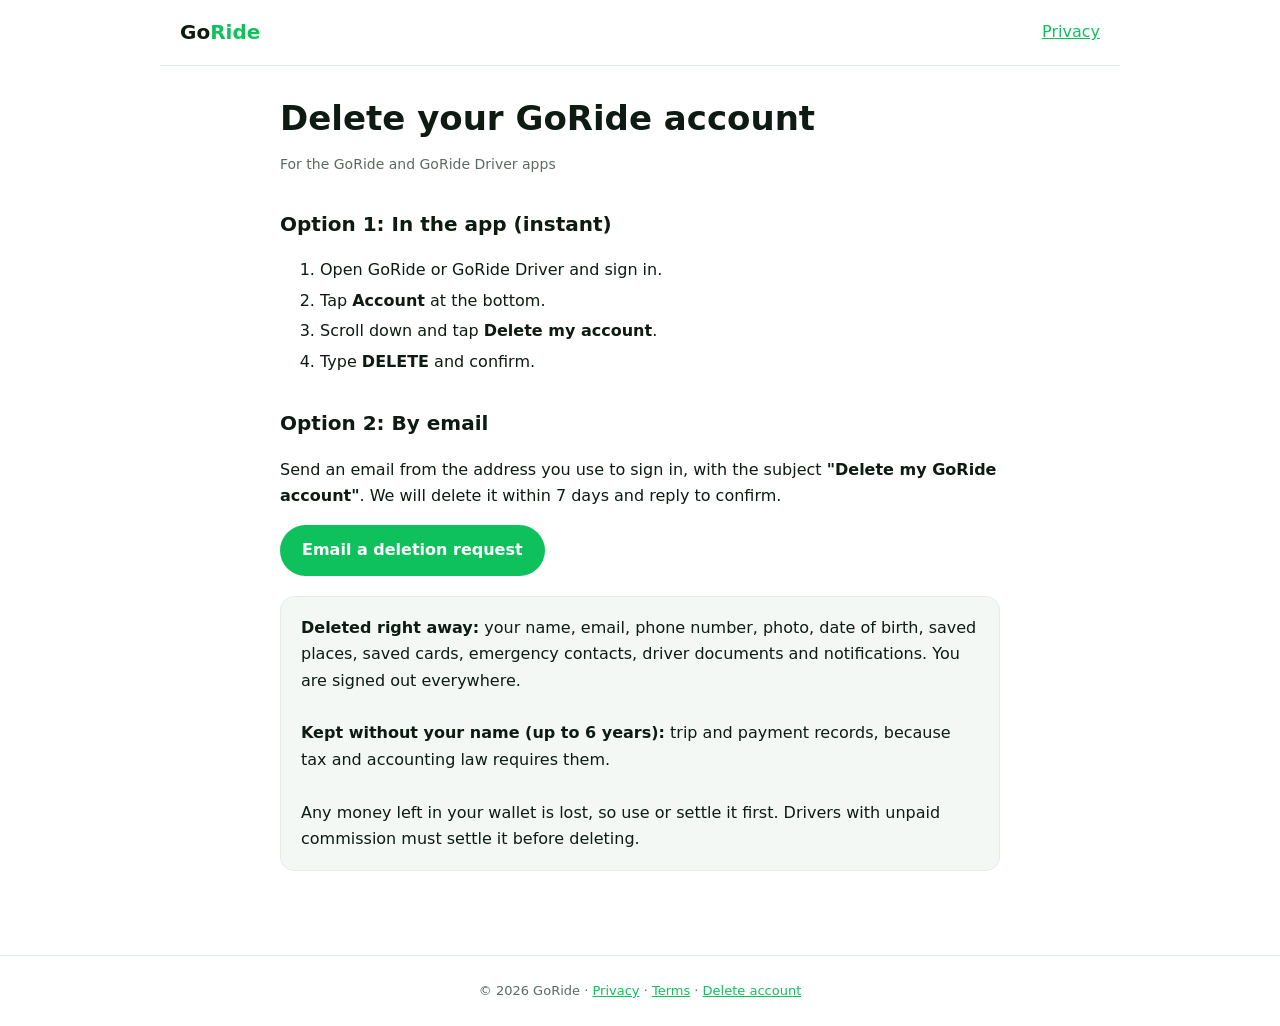
<file: website/delete-account.html>
<!doctype html><html lang="en"><head><meta charset="utf-8"><meta name="viewport" content="width=device-width,initial-scale=1">
<title>Delete Your GoRide Account</title><meta name="description" content="How to delete your GoRide or GoRide Driver account and what data is removed."><link rel="stylesheet" href="legal.css"></head><body>
<header><a class="brand" href="./">Go<span>Ride</span></a><a href="privacy.html">Privacy</a></header>
<main>
<h1>Delete your GoRide account</h1><p class="updated">For the GoRide and GoRide Driver apps</p>

<h2>Option 1: In the app (instant)</h2>
<ol><li>Open GoRide or GoRide Driver and sign in.</li>
<li>Tap <b>Account</b> at the bottom.</li>
<li>Scroll down and tap <b>Delete my account</b>.</li>
<li>Type <b>DELETE</b> and confirm.</li></ol>

<h2>Option 2: By email</h2>
<p>Send an email from the address you use to sign in, with the subject <b>"Delete my GoRide account"</b>. We will delete it within 7 days and reply to confirm.</p>
<p><a class="btn" href="mailto:temidayohassan2023@gmail.com?subject=Delete%20my%20GoRide%20account&body=Please%20delete%20my%20GoRide%20account.%20App%3A%20Rider%20%2F%20Driver">Email a deletion request</a></p>

<div class="box">
<b>Deleted right away:</b> your name, email, phone number, photo, date of birth, saved places, saved cards, emergency contacts, driver documents and notifications. You are signed out everywhere.<br><br>
<b>Kept without your name (up to 6 years):</b> trip and payment records, because tax and accounting law requires them.<br><br>
Any money left in your wallet is lost, so use or settle it first. Drivers with unpaid commission must settle it before deleting.
</div>
</main><footer>© 2026 GoRide · <a href="privacy.html">Privacy</a> · <a href="terms.html">Terms</a> · <a href="delete-account.html">Delete account</a></footer></body></html>
</file>
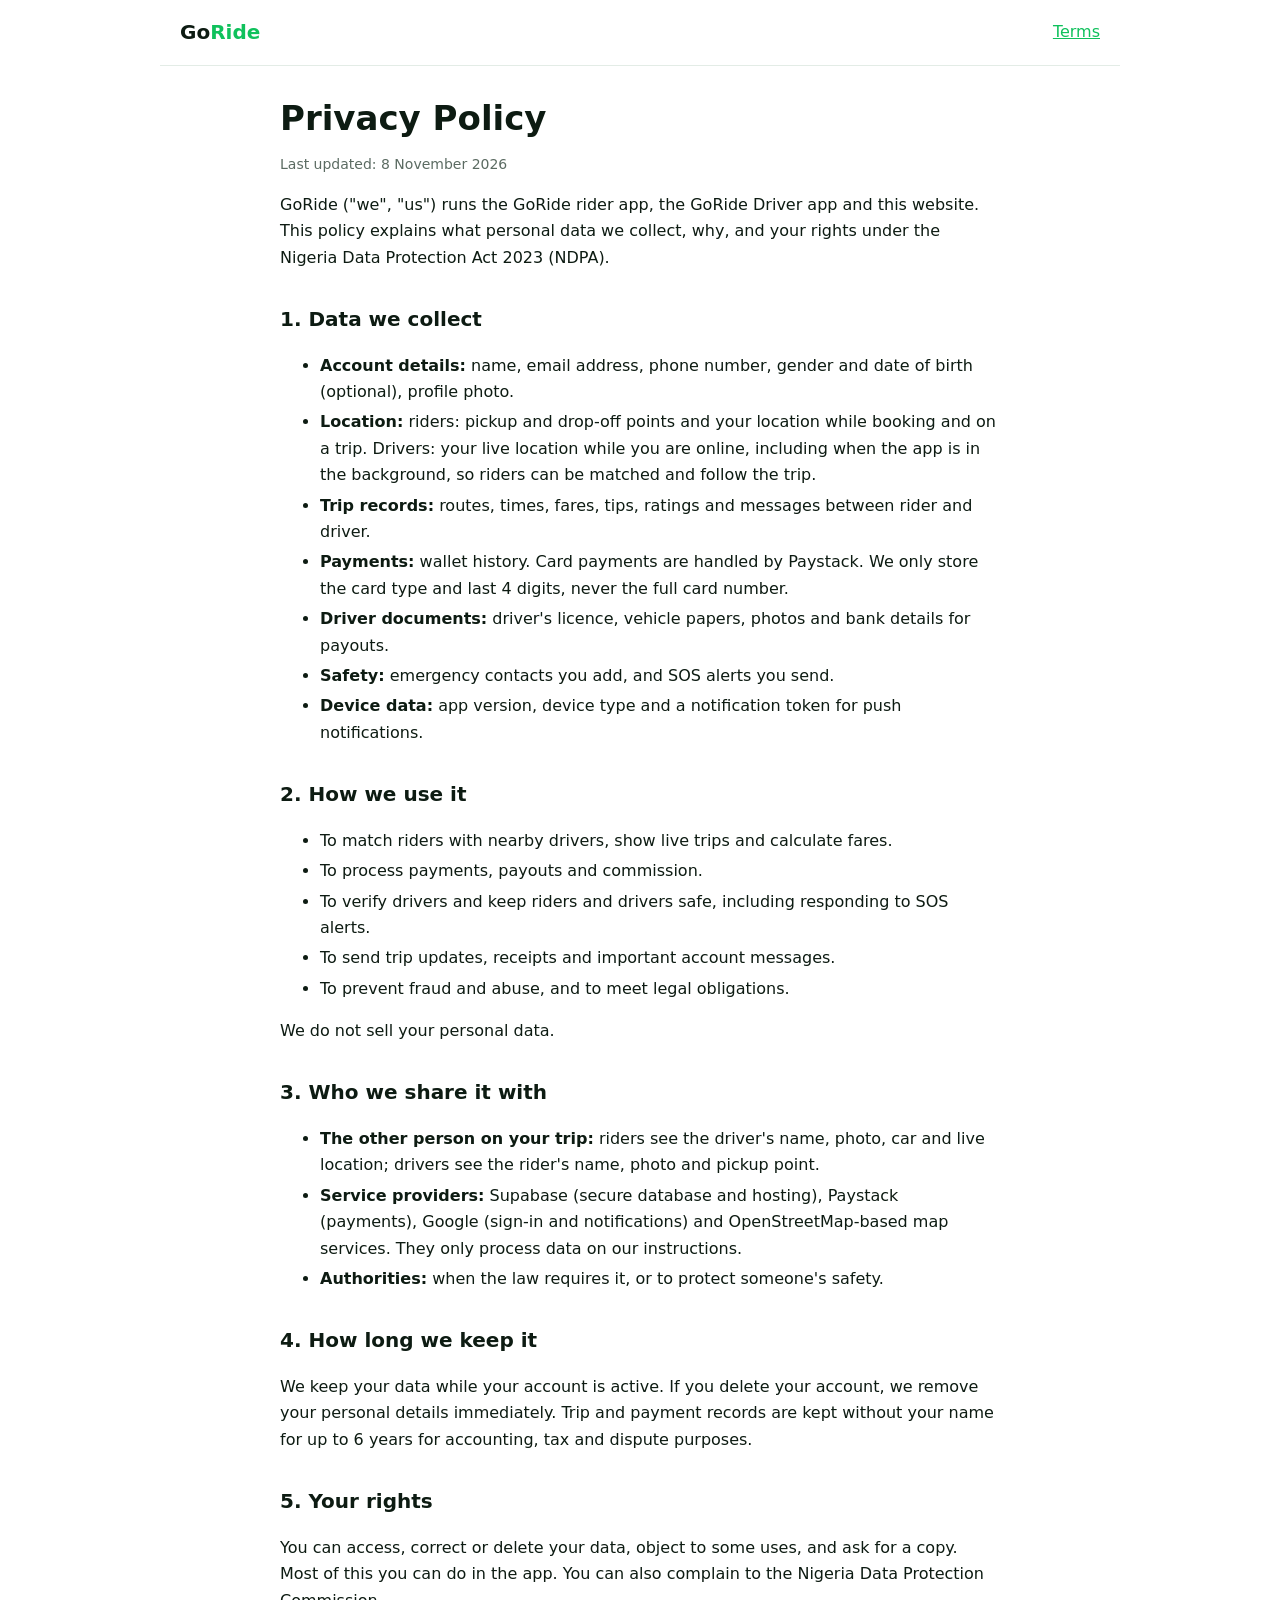
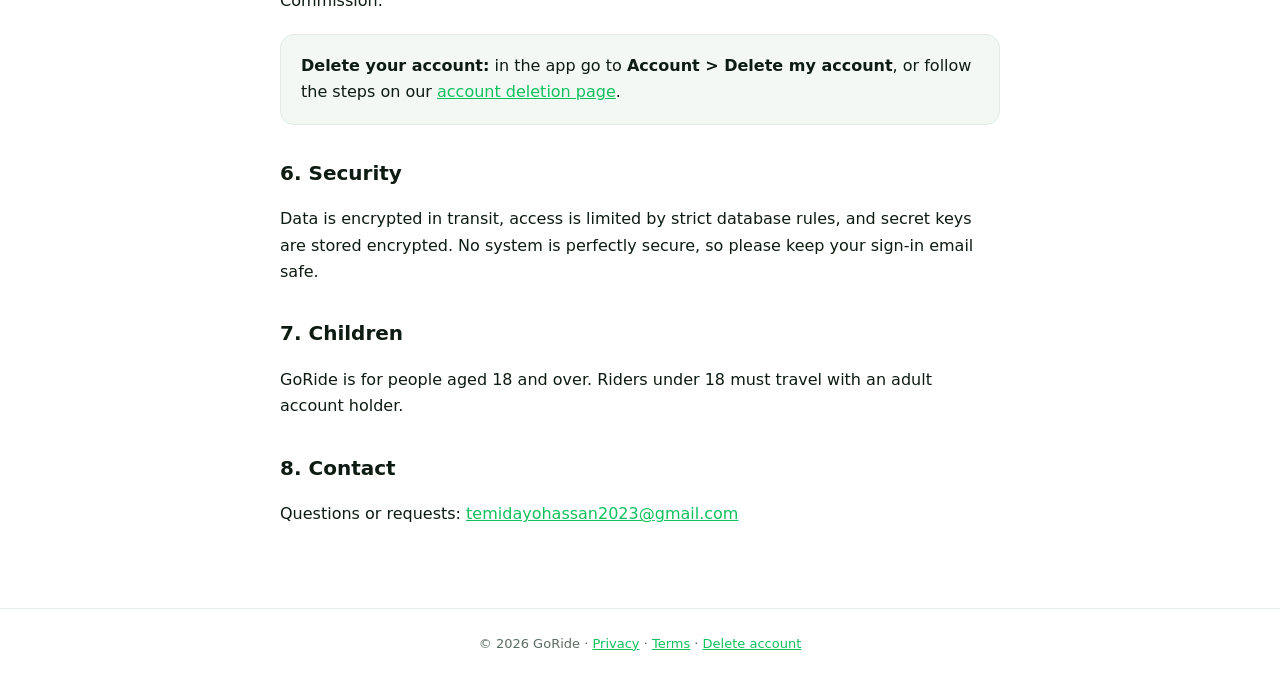
<file: website/privacy.html>
<!doctype html><html lang="en"><head><meta charset="utf-8"><meta name="viewport" content="width=device-width,initial-scale=1">
<title>GoRide Privacy Policy</title><meta name="description" content="How GoRide collects, uses and protects your personal data."><link rel="stylesheet" href="legal.css"></head><body>
<header><a class="brand" href="./">Go<span>Ride</span></a><a href="terms.html">Terms</a></header>
<main>
<h1>Privacy Policy</h1><p class="updated">Last updated: 8 November 2026</p>
<p>GoRide ("we", "us") runs the GoRide rider app, the GoRide Driver app and this website. This policy explains what personal data we collect, why, and your rights under the Nigeria Data Protection Act 2023 (NDPA).</p>

<h2>1. Data we collect</h2>
<ul>
<li><b>Account details:</b> name, email address, phone number, gender and date of birth (optional), profile photo.</li>
<li><b>Location:</b> riders: pickup and drop-off points and your location while booking and on a trip. Drivers: your live location while you are online, including when the app is in the background, so riders can be matched and follow the trip.</li>
<li><b>Trip records:</b> routes, times, fares, tips, ratings and messages between rider and driver.</li>
<li><b>Payments:</b> wallet history. Card payments are handled by Paystack. We only store the card type and last 4 digits, never the full card number.</li>
<li><b>Driver documents:</b> driver's licence, vehicle papers, photos and bank details for payouts.</li>
<li><b>Safety:</b> emergency contacts you add, and SOS alerts you send.</li>
<li><b>Device data:</b> app version, device type and a notification token for push notifications.</li>
</ul>

<h2>2. How we use it</h2>
<ul>
<li>To match riders with nearby drivers, show live trips and calculate fares.</li>
<li>To process payments, payouts and commission.</li>
<li>To verify drivers and keep riders and drivers safe, including responding to SOS alerts.</li>
<li>To send trip updates, receipts and important account messages.</li>
<li>To prevent fraud and abuse, and to meet legal obligations.</li>
</ul>
<p>We do not sell your personal data.</p>

<h2>3. Who we share it with</h2>
<ul>
<li><b>The other person on your trip:</b> riders see the driver's name, photo, car and live location; drivers see the rider's name, photo and pickup point.</li>
<li><b>Service providers:</b> Supabase (secure database and hosting), Paystack (payments), Google (sign-in and notifications) and OpenStreetMap-based map services. They only process data on our instructions.</li>
<li><b>Authorities:</b> when the law requires it, or to protect someone's safety.</li>
</ul>

<h2>4. How long we keep it</h2>
<p>We keep your data while your account is active. If you delete your account, we remove your personal details immediately. Trip and payment records are kept without your name for up to 6 years for accounting, tax and dispute purposes.</p>

<h2>5. Your rights</h2>
<p>You can access, correct or delete your data, object to some uses, and ask for a copy. Most of this you can do in the app. You can also complain to the Nigeria Data Protection Commission.</p>
<div class="box"><b>Delete your account:</b> in the app go to <b>Account &gt; Delete my account</b>, or follow the steps on our <a href="delete-account.html">account deletion page</a>.</div>

<h2>6. Security</h2>
<p>Data is encrypted in transit, access is limited by strict database rules, and secret keys are stored encrypted. No system is perfectly secure, so please keep your sign-in email safe.</p>

<h2>7. Children</h2>
<p>GoRide is for people aged 18 and over. Riders under 18 must travel with an adult account holder.</p>

<h2>8. Contact</h2>
<p>Questions or requests: <a href="mailto:temidayohassan2023@gmail.com">temidayohassan2023@gmail.com</a></p>
</main><footer>© 2026 GoRide · <a href="privacy.html">Privacy</a> · <a href="terms.html">Terms</a> · <a href="delete-account.html">Delete account</a></footer></body></html>
</file>
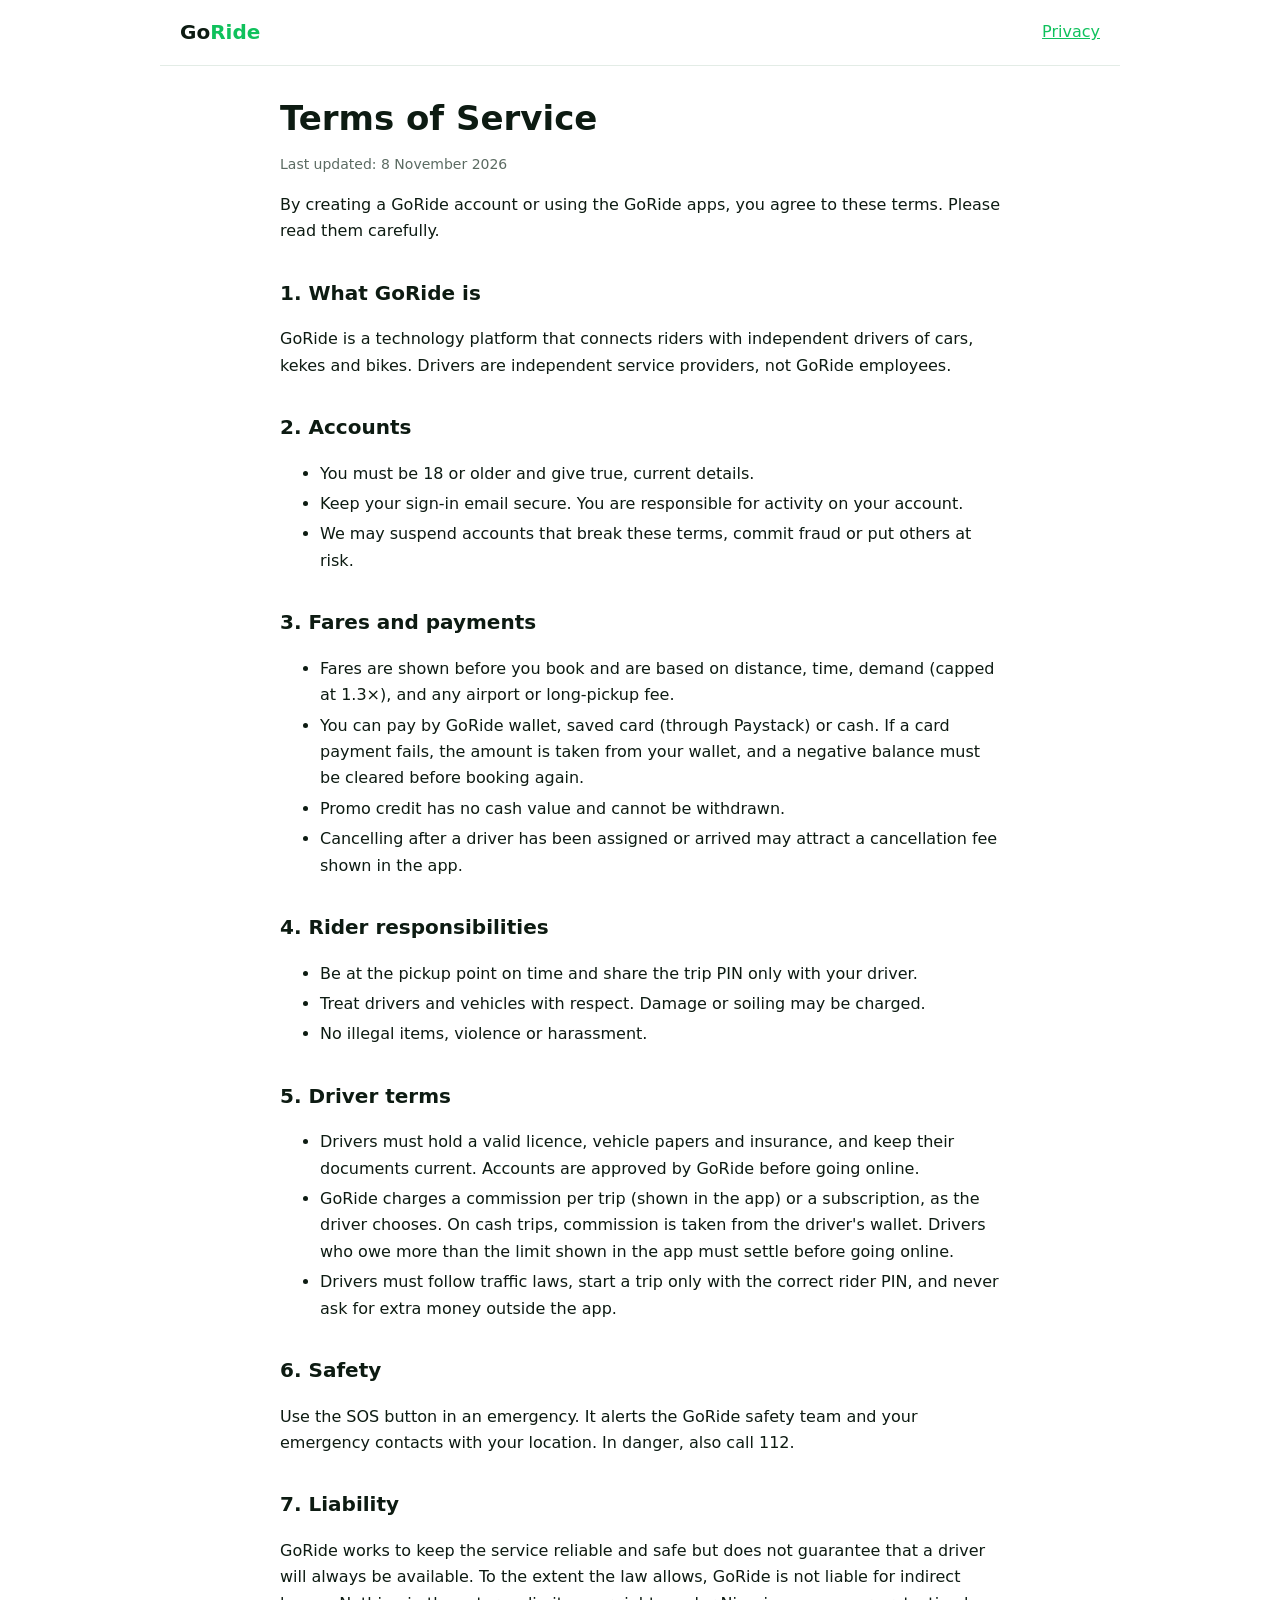
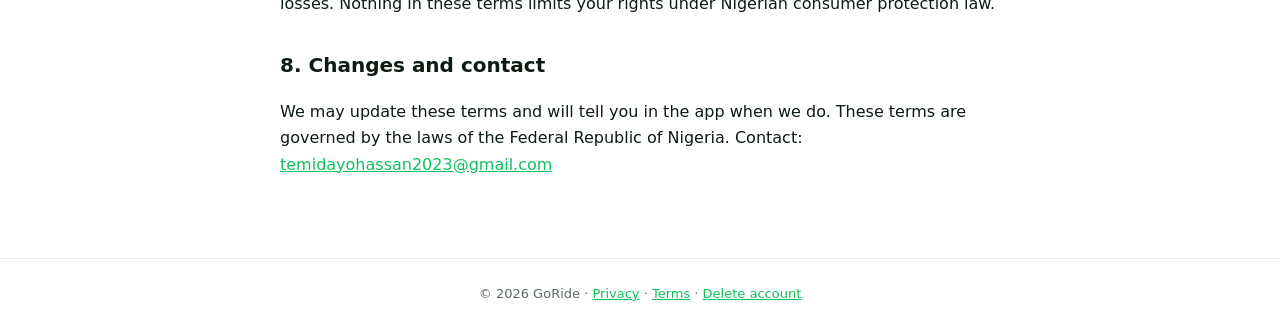
<file: website/terms.html>
<!doctype html><html lang="en"><head><meta charset="utf-8"><meta name="viewport" content="width=device-width,initial-scale=1">
<title>GoRide Terms of Service</title><meta name="description" content="The terms for using GoRide as a rider or driver."><link rel="stylesheet" href="legal.css"></head><body>
<header><a class="brand" href="./">Go<span>Ride</span></a><a href="privacy.html">Privacy</a></header>
<main>
<h1>Terms of Service</h1><p class="updated">Last updated: 8 November 2026</p>
<p>By creating a GoRide account or using the GoRide apps, you agree to these terms. Please read them carefully.</p>

<h2>1. What GoRide is</h2>
<p>GoRide is a technology platform that connects riders with independent drivers of cars, kekes and bikes. Drivers are independent service providers, not GoRide employees.</p>

<h2>2. Accounts</h2>
<ul><li>You must be 18 or older and give true, current details.</li>
<li>Keep your sign-in email secure. You are responsible for activity on your account.</li>
<li>We may suspend accounts that break these terms, commit fraud or put others at risk.</li></ul>

<h2>3. Fares and payments</h2>
<ul><li>Fares are shown before you book and are based on distance, time, demand (capped at 1.3×), and any airport or long-pickup fee.</li>
<li>You can pay by GoRide wallet, saved card (through Paystack) or cash. If a card payment fails, the amount is taken from your wallet, and a negative balance must be cleared before booking again.</li>
<li>Promo credit has no cash value and cannot be withdrawn.</li>
<li>Cancelling after a driver has been assigned or arrived may attract a cancellation fee shown in the app.</li></ul>

<h2>4. Rider responsibilities</h2>
<ul><li>Be at the pickup point on time and share the trip PIN only with your driver.</li>
<li>Treat drivers and vehicles with respect. Damage or soiling may be charged.</li>
<li>No illegal items, violence or harassment.</li></ul>

<h2>5. Driver terms</h2>
<ul><li>Drivers must hold a valid licence, vehicle papers and insurance, and keep their documents current. Accounts are approved by GoRide before going online.</li>
<li>GoRide charges a commission per trip (shown in the app) or a subscription, as the driver chooses. On cash trips, commission is taken from the driver's wallet. Drivers who owe more than the limit shown in the app must settle before going online.</li>
<li>Drivers must follow traffic laws, start a trip only with the correct rider PIN, and never ask for extra money outside the app.</li></ul>

<h2>6. Safety</h2>
<p>Use the SOS button in an emergency. It alerts the GoRide safety team and your emergency contacts with your location. In danger, also call 112.</p>

<h2>7. Liability</h2>
<p>GoRide works to keep the service reliable and safe but does not guarantee that a driver will always be available. To the extent the law allows, GoRide is not liable for indirect losses. Nothing in these terms limits your rights under Nigerian consumer protection law.</p>

<h2>8. Changes and contact</h2>
<p>We may update these terms and will tell you in the app when we do. These terms are governed by the laws of the Federal Republic of Nigeria. Contact: <a href="mailto:temidayohassan2023@gmail.com">temidayohassan2023@gmail.com</a></p>
</main><footer>© 2026 GoRide · <a href="privacy.html">Privacy</a> · <a href="terms.html">Terms</a> · <a href="delete-account.html">Delete account</a></footer></body></html>
</file>
<file: website/legal.css>
:root{--green:#0FC15C;--ink:#0d1b12;--muted:#5b6b62;--bg:#ffffff;--soft:#f3f8f5;--line:#e3ece6}
@media (prefers-color-scheme:dark){:root{--ink:#eef5f0;--muted:#a3b3aa;--bg:#0c1410;--soft:#121d17;--line:#22312a}}
*{box-sizing:border-box}body{margin:0;font-family:Inter,system-ui,-apple-system,Segoe UI,Roboto,sans-serif;background:var(--bg);color:var(--ink);line-height:1.65}
header{display:flex;align-items:center;justify-content:space-between;padding:16px 20px;border-bottom:1px solid var(--line);max-width:960px;margin:0 auto}
header a.brand{font-weight:800;font-size:20px;color:var(--ink);text-decoration:none}header a.brand span{color:var(--green)}
main{max-width:760px;margin:0 auto;padding:32px 20px 64px}h1{font-size:34px;line-height:1.2;margin:0 0 6px}h2{margin-top:32px;font-size:20px}
.updated{color:var(--muted);font-size:14px}a{color:var(--green)}li{margin:4px 0}
.box{background:var(--soft);border:1px solid var(--line);border-radius:14px;padding:18px 20px;margin:20px 0}
.btn{display:inline-block;background:var(--green);color:#fff;text-decoration:none;font-weight:700;padding:12px 22px;border-radius:999px}
footer{text-align:center;color:var(--muted);font-size:13px;padding:24px;border-top:1px solid var(--line)}
</file>
